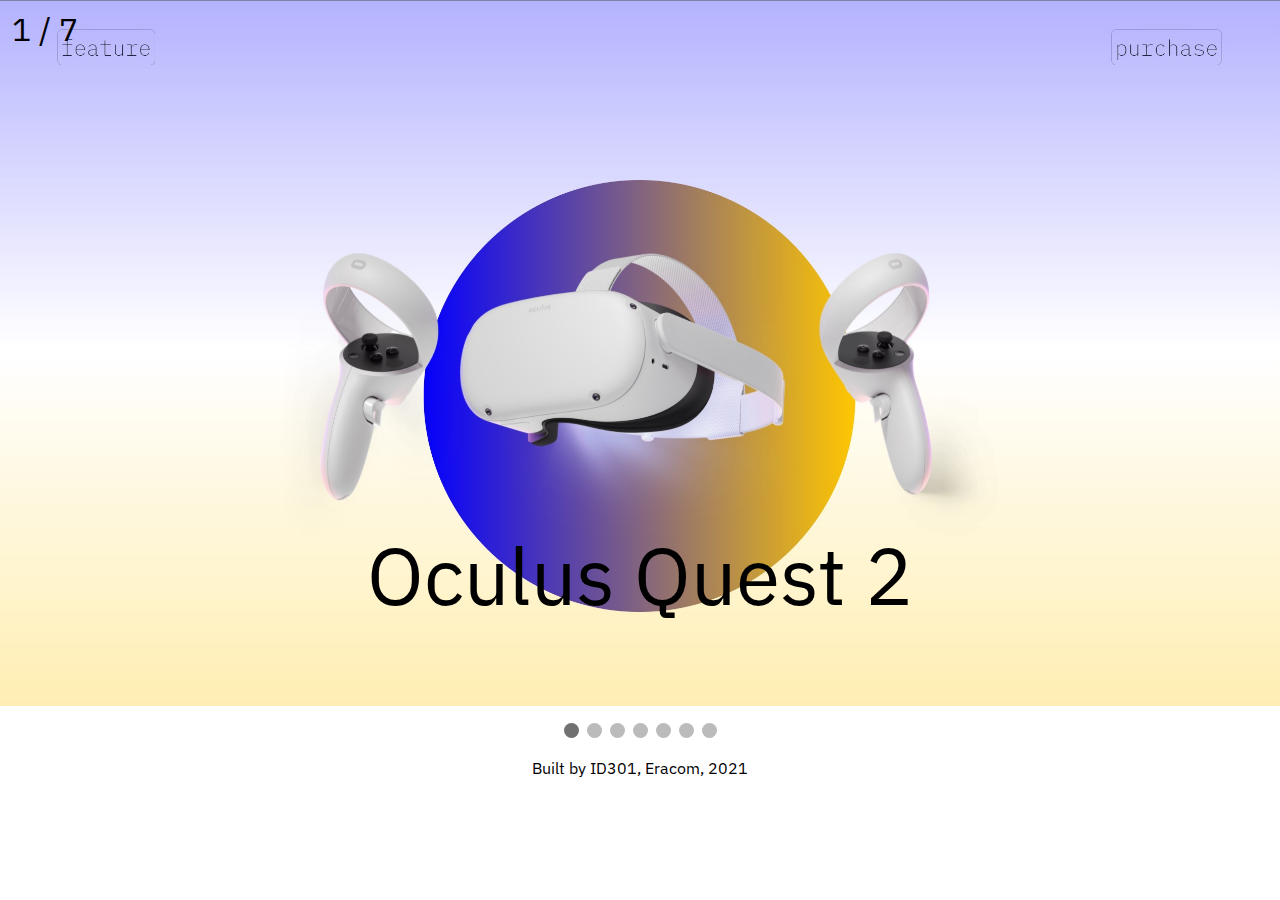
<file: index.html>
<!DOCTYPE html>
<html>
  <head>
    <meta charset="utf-8">
    <meta name="viewport" content="width=device-width">
    <title>7 Devices</title>
    <link href="common.css" rel="stylesheet" />
    <link href="Homepage/style.css" rel="stylesheet" />

  </head>
  <body class="ibm-plex-sans">

<div class="slideshow-container">

<div class="mySlides fade">
  <div class="numbertext">1 / 7</div>
  <a href="Oculus-Quest2/index.html"><img src="Oculus-Quest2/carousel.jpg" style="width:100%">
  <div class="text">Oculus Quest 2</div>
  </a>
</div>

<div class="mySlides fade">
  <div class="numbertext">2 / 7</div>
  <a href="Polaroid/index.html">
  <img src="Polaroid/carousel.jpg" style="width:100%">
  <div class="text">Polaroid One Step</div>
  </a>
</div>

<div class="mySlides fade">
  <div class="numbertext">3 / 7</div>
  <a href="Pioneer/index.html">
  <img src="Pioneer/carousel.png" style="width:100%">
  <div class="text">Pioneer ddj 200</div>
  </a>
</div>

<div class="mySlides fade">
  <div class="numbertext">4 / 7</div>
  <a href="Ipod-Nano/index.html">
  <img src="Ipod-Nano/carousel.jpg" style="width:100%">
  <div class="text">Ipod Nano</div>
  </a>
</div>

<div class="mySlides fade">
  <div class="numbertext">5 / 7</div>
  <a href="Manette-PS1/index.html">
  <img src="Manette-PS1/carousel.png" style="width:100%">
  <div class="text">Manette PS1</div>
  </a>
</div>

<div class="mySlides fade">
  <div class="numbertext">6 / 7</div>
  <a href="Maitre-Yoda/index.html">
  <img src="Maitre-Yoda/carousel.jpg" style="width:100%">
  <div class="text">Maitre-Yoda</div>
  </a>
</div>
<!--
<div class="mySlides fade">
  <div class="numbertext">7 / 7</div>
  <a href="Telecommande/index.html">
  <img src="Telecommande/carousel.jpg" style="width:100%">
  <div class="text">Telecommande</div>
  </a>
</div>
-->

</div><!-- slideshow-container -->

<div class="dot-container" style="text-align:center">
  <span class="dot" onclick="currentSlide(1)"></span> 
  <span class="dot" onclick="currentSlide(2)"></span> 
  <span class="dot" onclick="currentSlide(3)"></span>
  <span class="dot" onclick="currentSlide(5)"></span>
  <span class="dot" onclick="currentSlide(6)"></span>
  <span class="dot" onclick="currentSlide(6)"></span> 
  <span class="dot" onclick="currentSlide(7)"></span> 
</div>

<footer>
<p>Built by ID301, Eracom, 2021</p>
</footer>
    <script src="_JavascriptCommon/homepage-slider.js"></script>
    
  </body>
</html>
</file>
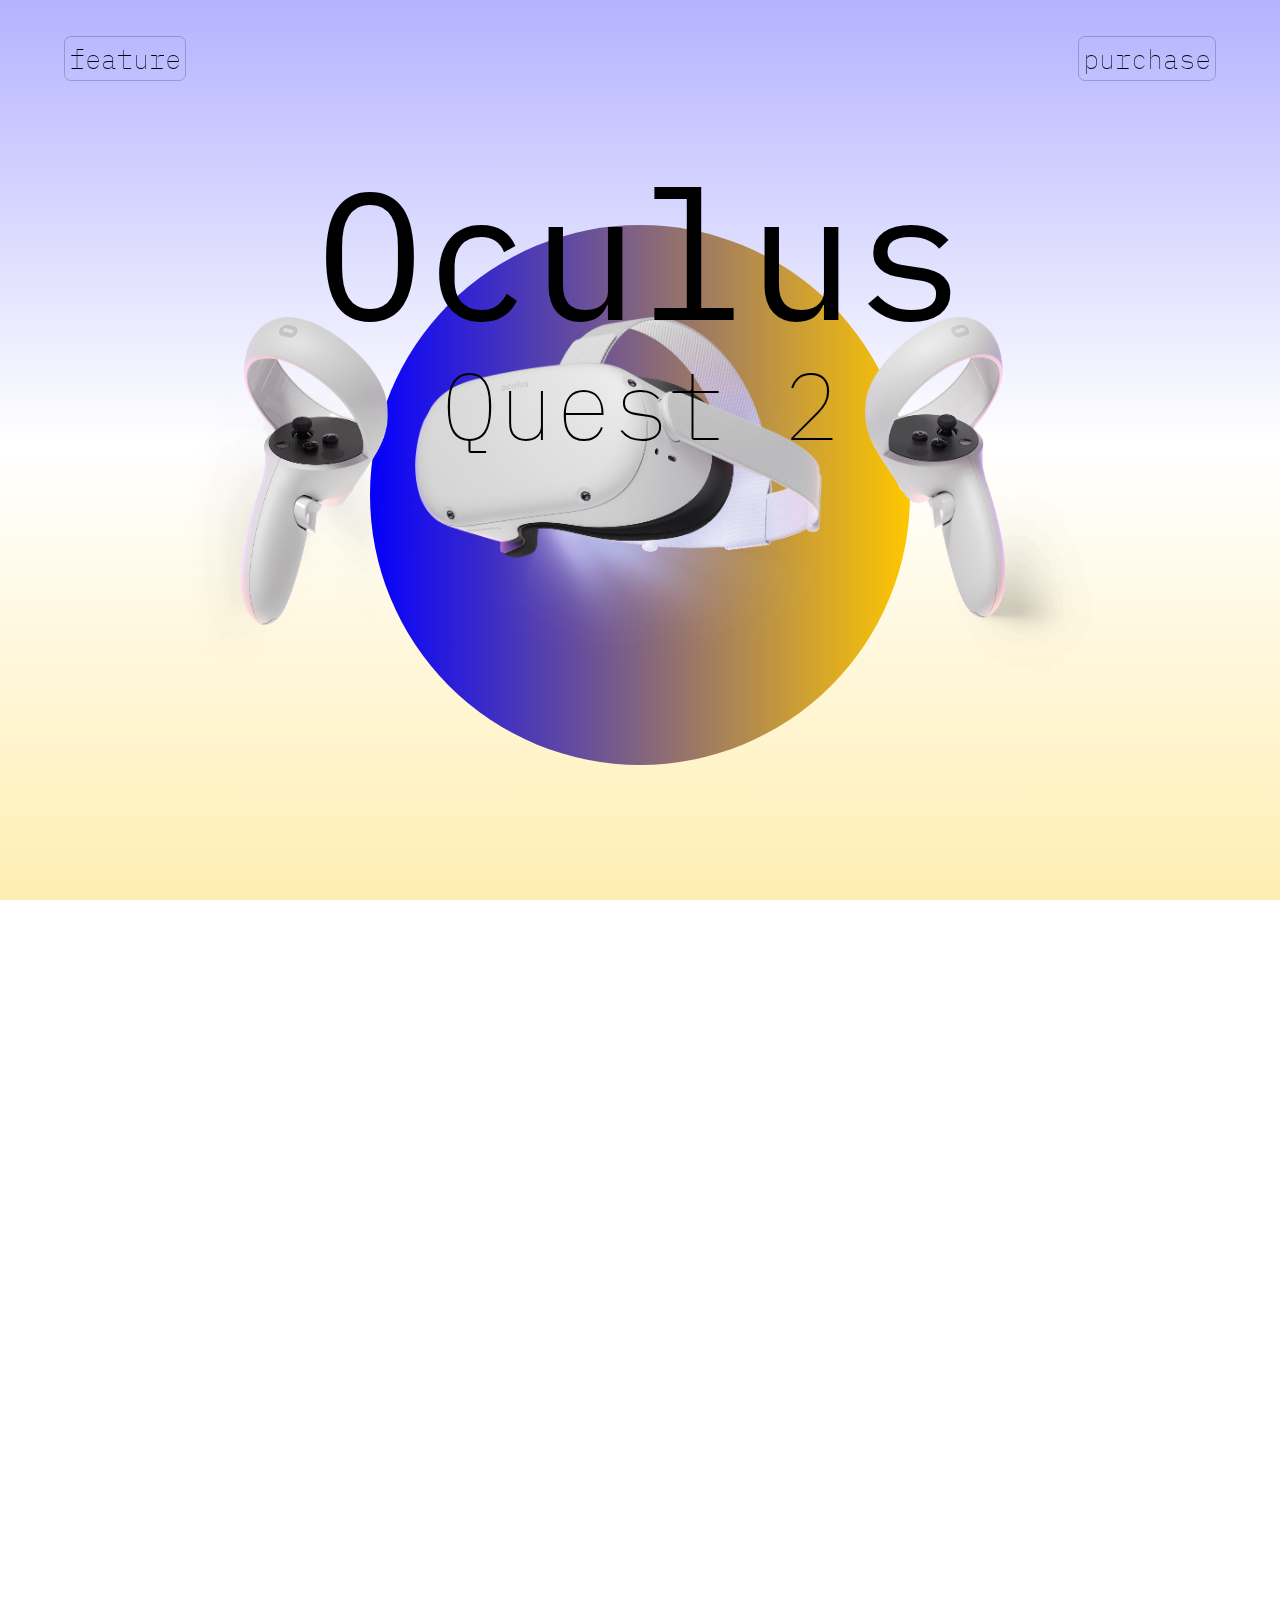
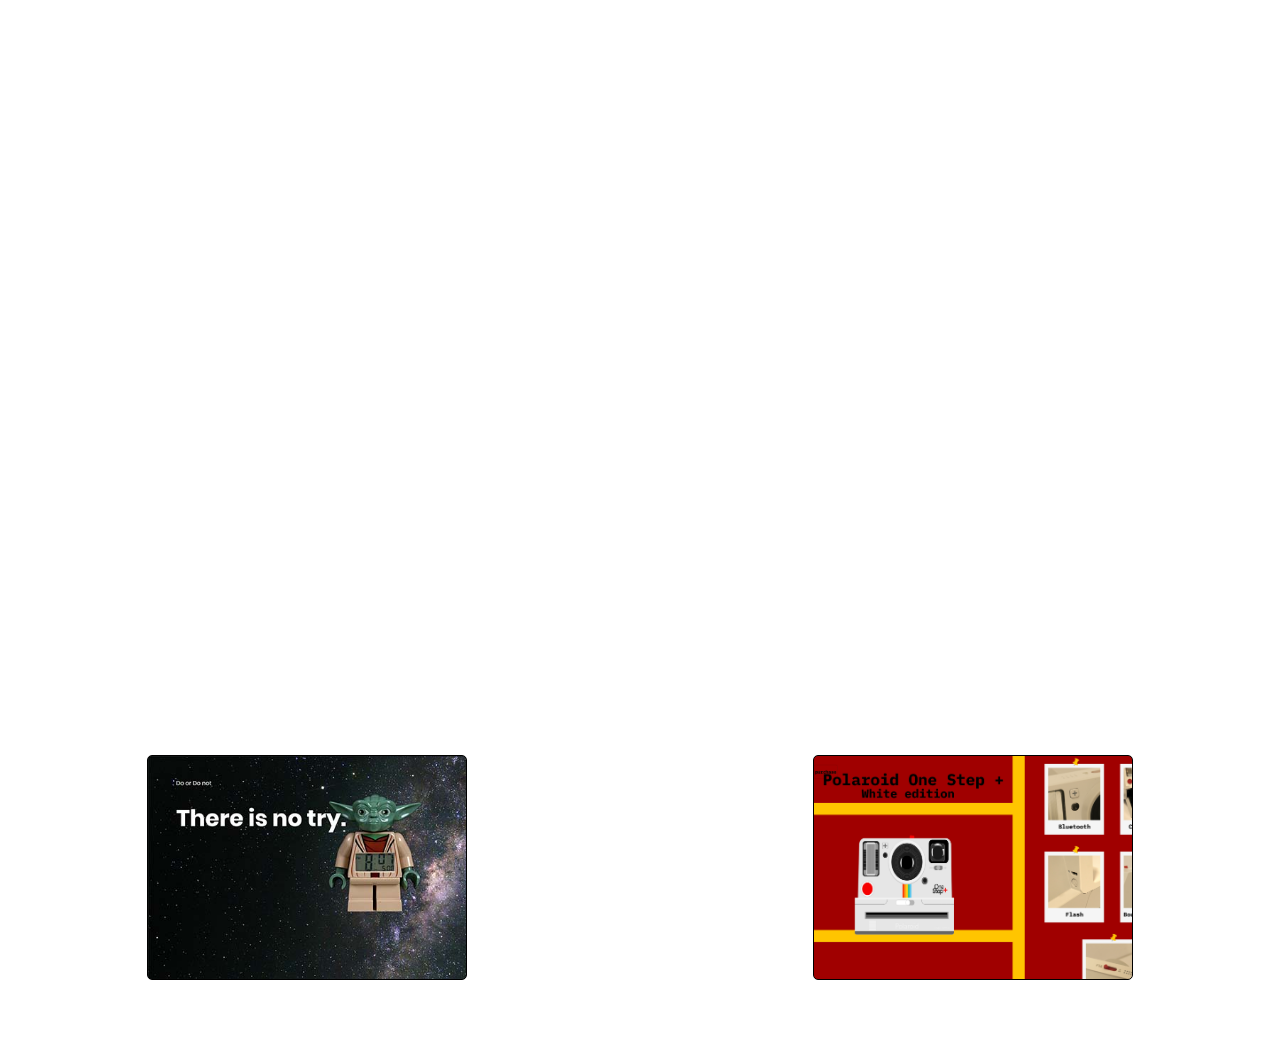
<file: Oculus-Quest2/index.html>
<!DOCTYPE html>
<html>

<head>
	<meta charset="utf-8">
	<meta name="viewport" content="width=device-width">
	<title>Oculus Quest 2</title>
	<link href="style.css" rel="stylesheet" type="text/css" />
	<link href="../common.css" rel="stylesheet" type "text/css" />
	<link rel="preconnect" href="https://fonts.googleapis.com">
	<link rel="preconnect" href="https://fonts.gstatic.com" crossorigin>
	<link href="https://fonts.googleapis.com/css2?family=IBM+Plex+Sans&display=swap" rel="stylesheet">
</head>

<body>

	<header>
		<div class="cara button">
			<h1 class="ibm-plex-mono Tlight">feature</h1>
		</div>
		<div class="achat button">
			<h1 class="ibm-plex-mono Tlight">purchase</h1>
		</div>
	</header>
	<container class="container">
    <div class="img">
		<img class="Mgauche" src="/Oculus-Quest2/img/Mdroite.png" alt="">
  <img class="casque" src="/Oculus-Quest2/img/Oculus.png" alt="">
    <img class="Mdroite" src="/Oculus-Quest2/img/Mgauche.png" alt="">
    </div>
    <div class="titre">
<h2 class="ibm-plex-mono Toculus">Oculus</h2>
<h2 class="ibm-plex-mono Tlight">Quest 2</h2>
  </div>
  	<div class="boule"></div>

<div class="carac ibm-plex-mono ">
<h3 class="M1 Tlight ">Sans fil</h3>
<h3 class="M2 Tlight">4 boutons de fonctions</h3>
<h3 class="M3 Tlight">batterie grande autonomie</h3>
<h3 class="M4 Tlight">bonne ergonomie</h3>
</div>

</container>
<div class="void"></div>

 <footer>
    <a href="/Maitre-Yoda/index.html" class="previous navbtn">
    </a>
    <a href="/Polaroid/index.html" class="next navbtn" >
    </a>
  </footer>
  </footer>
  <script src="https://cdnjs.cloudflare.com/ajax/libs/gsap/3.8.0/gsap.min.js"></script>
	<script src="script.js">
	</script>
  
</body>

</html>
</file>
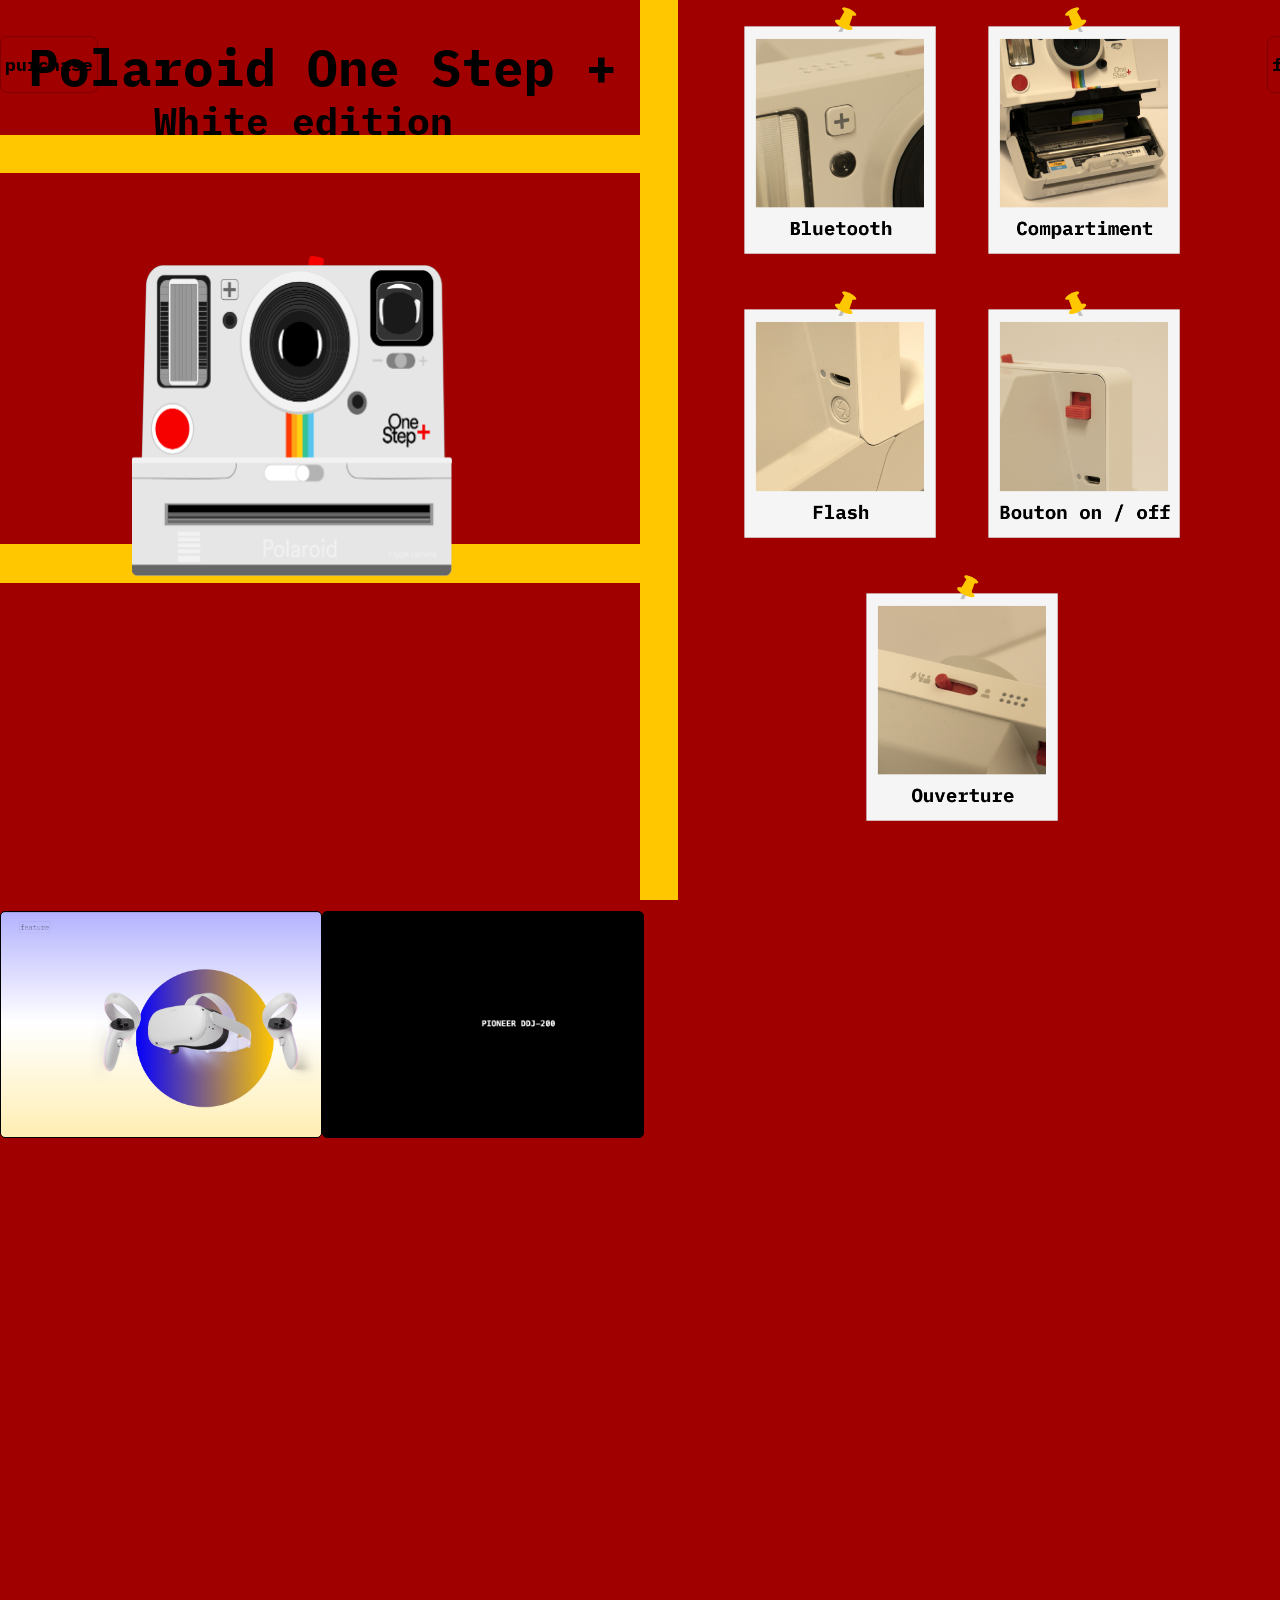
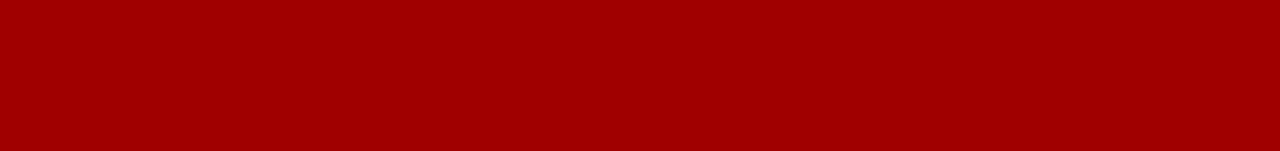
<file: Polaroid/index.html>
<!DOCTYPE html>
<html>
  <head>
    <meta charset="utf-8">
    <meta name="viewport" content="width=device-width">
    <title>repl.it</title>
    <link rel="stylesheet" href="style.css"/>
  </head>
  <body>
    <header>
		<div class="cara button">
			<h1 class="ibm-plex-mono Tlight">feature</h1>
		</div>
		<div class="achat button">
			<h1 class="ibm-plex-mono Tlight">purchase</h1>
		</div>
	</header>
    <section>
      <div class="gauche">
        <h1 class="onestep">Polaroid One Step +</h1>
        <h2 class="white">White edition</h2>
        <img src="assets/polaroid.png" class="polaroid" alt="">
        <img class="explications_blue" src="assets/explication_bluetooth.png" alt="">
        <img class="explications_ouv" src="assets/explication_ouverture.png" alt="">
        <img class="explications_flash" src="assets/explication_flash.png" alt="">
        <img class="explications_on" src="assets/explication_onoff.png" alt="">
        <img class="explications_comp" src="assets/explication_compartiment.png" alt="">
        <div class="plateau_1"></div>
        <div class="plateau_2"></div>
        <div class="montant"></div>
        <img class="transition_flash" src="assets/blanc.png" alt="">
      </div>

      
      <div class="droite">
        <div>
          <img src="assets/Punaise_1.png" class="punaise_1" alt="">
          <img src="assets/bluetooth.png" class="pola bluetooth" alt="">
        </div>
        <div>
          <img src="assets/Punaise_2.png" class="punaise_2" alt="">
          <img src="assets/compartiment.png"  class="pola compartiment" alt="">
        </div>
        <div>
          <img src="assets/Punaise_1.png" class="punaise_1" alt="">
          <img src="assets/flash.png"  class="pola flash"  alt="">
        </div>
        <div>
          <img src="assets/Punaise_2.png" class="punaise_2" alt="">
          <img src="assets/on_off.png"  class="pola onoff"  alt="">
        </div> 
        <div>
          <img src="assets/Punaise_1.png" class="punaise_1" alt="">
          <img src="assets/ouverture.png"  class="pola ouverture" alt="">
        </div>
      </div>
    <section/>
   <footer>
    <a href="../Oculus-Quest2/index.html" class="previous navbtn">
    </a>
    <a href="../Pioneer/index.html" class="next navbtn" >
    </a>
  </footer>

    <nav></nav>
    <script src="script.js"></script>
  </body>
</html>
</file>
<file: common.css>
/* IBM Plex Sans Extra-light 200 (w/ italic) + Regular 400 (w/ italic) + Bold 700 (w/ italic) */
@import url('https://fonts.googleapis.com/css2?family=IBM+Plex+Sans:ital,wght@0,200;0,400;0,700;1,200;1,400;1,700&display=swap');

/* IBM Plex Mono Extra-light 200 (w/ italic) + Regular 400 (w/ italic) + Bold 700 (w/ italic) */
@import url('https://fonts.googleapis.com/css2?family=IBM+Plex+Mono:ital,wght@0,200;0,400;0,700;1,200;1,400;1,700&display=swap');

/* IBM Plex Serif Extra-light 200 (w/ italic) + Regular 400 (w/ italic) + Bold 700 (w/ italic) */
@import url('https://fonts.googleapis.com/css2?family=IBM+Plex+Serif:ital,wght@0,200;0,400;0,700;1,200;1,400;1,700&display=swap');

 
/*classes créées pour être réutilisée dans le html de chacun */
.ibm-plex-sans {
   font-family: 'IBM Plex Sans', sans-serif;
}

.ibm-plex-mono {
  font-family: 'IBM Plex Mono', monospace;
}

.ibm-plex-serif {
  font-family: 'IBM Plex Serif', serif;
}


/*Les variables pour les couleurs */
:root {
  /* Colors */
  --yellow: #FFC700;
  --blue : #0500FF;
  --red : #A00000;
}

.exemple-utilisation-de-variable {
   background-color: var(--red);
   color: var(--blue);
   border-color: var(--yellow);
}
</file>
<file: Homepage/style.css>
/*
Style du slider, provenant d'un exemple W3Schools:
https://www.w3schools.com/howto/howto_js_slideshow.asp
*/

* {
  box-sizing: border-box
}

body {
  text-align: center;
  margin:0;
  padding: 0;
}

.mySlides {
  display: none
}

img {
  vertical-align: middle;
}

/* Slideshow container */
.slideshow-container {
  position: relative;
  margin: auto;
}

/* Next & previous buttons */
.prev, .next {
  cursor: pointer;
  position: absolute;
  top: 50%;
  width: auto;
  padding: 16px;
  margin-top: -22px;
  color: white;
  font-weight: bold;
  font-size: 18px;
  transition: 0.6s ease;
  border-radius: 0 3px 3px 0;
  user-select: none;
}

/* Position the "next button" to the right */
.next {
  right: 0;
  border-radius: 3px 0 0 3px;
}

/* On hover, add a black background color with a little bit see-through */
.prev:hover, .next:hover {
  background-color: rgba(0,0,0,0.8);
}

/* Caption text */
.text {
  color: #000;
  font-size: 5rem;
  padding: 8px 12px;
  position: absolute;
  bottom: 10%;
  width: 100%;
  text-align: center;
}

/* Number text (1/3 etc) */
.numbertext {
  color: #000;
  font-size: 2rem;
  padding: 8px 12px;
  position: absolute;
  top: 0;
}

/* The dots/bullets/indicators */

.dot-container {
  margin-top: 1rem;
}

.dot {
  cursor: pointer;
  height: 15px;
  width: 15px;
  margin: 0 2px;
  background-color: #bbb;
  border-radius: 50%;
  display: inline-block;
  transition: background-color 0.6s ease;
}

.active, .dot:hover {
  background-color: #717171;
}

/* Fading animation */
.fade {
  -webkit-animation-name: fade;
  -webkit-animation-duration: 1.5s;
  animation-name: fade;
  animation-duration: 1.5s;
}

@-webkit-keyframes fade {
  from {opacity: .4} 
  to {opacity: 1}
}

@keyframes fade {
  from {opacity: .4} 
  to {opacity: 1}
}

/* On smaller screens, decrease text size */
@media only screen and (max-width: 300px) {
  .prev, .next,.text {font-size: 11px}
}
</file>
<file: Oculus-Quest2/style.css>
*{
  margin: 0;
  padding: 0;
  box-sizing: border-box;
} 

body{
  min-height: 100%;
  display: flex;
  align-items: center;
  justify-content: center;
  flex-direction: column;
background: rgb(5,0,255);
background: linear-gradient(180deg, rgba(5,0,255,0.3) 0%, rgba(255,255,255,1) 49%, rgba(255,255,255,1) 50%, rgba(255,199,0,0.3) 100%);
background-attachment: fixed;
}


img{
  width: 25vmin;
 
}

.img {
  display: flex;
   z-index:2 ;
}



header{
  width: 90vw;
  position: sticky;
  top: 4vmin;
  display: flex;
  flex-direction: row;
  justify-content: space-between;
  font-size: 1.5vmin;
}

.button{
border-color: rgba(0, 0, 0, 0.2);
border-style: solid;
border-width: 1px;
padding: 4px;
border-radius: 7px;
}

.boule{
  width: 60vmin;
  height:60vmin;
  background: linear-gradient(
    to right,
    #0500FF,
  #FFC700
  );
  opacity: 100%;
  position: absolute;
  border-radius: 50%;
  z-index: 1;
}

container{
  display: flex;
  justify-content: center;
  align-items: center;
  width: 70vw;
  height: 100vh;
  position: sticky;
  top: 0;
}

.titre{
  position: absolute;
  top: 10vh;
  z-index:3;
  text-align: center;
  font-size: 7vmin; 
  display: flex;
  flex-direction: column;
  
}

.Toculus{
  font-size: 20vmin;
  font-weight:normal;
  margin-bottom: -3vmin;
}

.Tlight{
  font-weight:100;
}

.casque{
  width: 50vmin;
  display: flex;
  
}

footer{
  display: flex;
  justify-content: center;
  gap: 4vw;
  margin-bottom: 2rem;
  height: 35vh;
  width:100vw;

}

.link{
  display: flex;
  flex-direction: column;
  width: 40vw;
  text-align: center;
  gap: 2rem;
  align-items: center;
  justify-content: center;
  background-color: rgba(97, 97, 97,0.3);
  border-radius: 7px;
}

.void{
  width: 100vw;
  height:150vh;
}

.carac{
  position: fixed;
width: 100vw;
height: 100vh;
opacity: 0;
}

h3{
font-size: 2.5vmax;
  position: absolute;
  border-color: rgba(0, 0, 0, 0.2);
border-style: solid;
border-width: 5px;
padding: 4px;
border-radius: 20px;

}

.M1{
  top: 30vh;
  left:7vw;
  
}
.M4{
  top: 30vh;
  right: 6vw;
  
}

.M2{
  top: 5vh;
  left:35vw;

}

.M3{
  bottom: 15vh;
  left : 30vw;
}

footer {
  display: flex;
  justify-content: space-around;
}

a{
  width:25vw;
  height: 25vh;
}

.navbtn {
 width:25vw;
 height: 25vh;
 margin-top: 60px;
 margin-bottom: 30px;
 border-radius: 5px;
 border: solid 1.5px black;
 background-size: cover;
}

.previous {
 background-image: url("/Maitre-Yoda/preview.jpg");

}

.next {
background-image: url("/Polaroid/preview.jpg");
}

.navbtn img {
  position: absolute;
  width: 20vw;
  top:0;
}
</file>
<file: Polaroid/style.css>
/* IBM Plex Sans Extra-light 200 (w/ italic) + Regular 400 (w/ italic) + Bold 700 (w/ italic) */
@import url('https://fonts.googleapis.com/css2?family=IBM+Plex+Sans:ital,wght@0,200;0,400;0,700;1,200;1,400;1,700&display=swap');
/* IBM Plex Mono Extra-light 200 (w/ italic) + Regular 400 (w/ italic) + Bold 700 (w/ italic) */
@import url('https://fonts.googleapis.com/css2?family=IBM+Plex+Mono:ital,wght@0,200;0,400;0,700;1,200;1,400;1,700&display=swap');
/* IBM Plex Serif Extra-light 200 (w/ italic) + Regular 400 (w/ italic) + Bold 700 (w/ italic) */
@import url('https://fonts.googleapis.com/css2?family=IBM+Plex+Serif:ital,wght@0,200;0,400;0,700;1,200;1,400;1,700&display=swap');

 
/*classes créées pour être réutilisée dans le html de chacun */

body{
  margin: 0 auto;
  font-family: 'IBM Plex mono', monospace;
  background-color: #a00000;
  text-align: center;
  height: 100%;
  width:100%;
}

header{
  width: 100%;
  position: sticky;
  top: 4vmin;
  display: flex;
  flex-direction: row;
  justify-content: space-between;
  font-size: 1vmin;
}

.button{
border-color: rgba(0, 0, 0, 0.2);
border-style: solid;
border-width: 1px;
padding: 4px;
border-radius: 7px;
position: absolute;
}

.cara{
  margin-left:99%;
}

.onestep{
  font-size: clamp(20px, 4vw, 200px);
}

.white{
  font-size: clamp(10px, 3vw, 200px);
  position: absolute;
  top: 5vw;
  left:12vw;
}
.polaroid{
  position: absolute;
  width: 25vw;
  height: 25vw;
  left:10.3vw;
  top:20vw;
}

.explications_blue{
  width:20vw;
  height: 30vw;
  position: absolute;
  left:13.3vw;
  top:40vw;
  display:none;
}

.explications_comp{
  width:20vw;
  height: 30vw;
  position: absolute;
  left:13.3vw;
  top:40vw;
  display:none;
}

.explications_flash{
  width:20vw;
  height: 30vw;
  position: absolute;
  left:13.3vw;
  top:40vw;
  display:none;
}

.explications_ouv{
  width:20vw;
  height: 30vw;
  position: absolute;
  left:13.3vw;
  top:40vw;
  display:none;
}

.explications_on{
  width:20vw;
  height: 30vw;
  position: absolute;
  left:13.3vw;
  top:40vw;
  display:none;
}

.plateau_1{
  background-color:#ffc700;
  width:100%;
  height:3vw;
}
.plateau_2{
  background-color:#ffc700;
  width:100%;
  height:3vw;
  margin-top:29vw;
}

.montant{
  background-color:#ffc700;
  width:3vw;
  height:100vh;
  position: absolute;
  margin-left:50%;
  top:0;
}

.pola{
  max-width:15vw;
  max-height:19%;
  margin:2vw;
  animation-name: balance;
	animation-duration: 1.5s;
	animation-timing-function: ease-in-out;
	animation-delay: 110ms;
	animation-iteration-count: 1;
	animation-direction: alternate;
  transform-origin: top;
}
.punaise_1{
  width:1.8vw;
  height:2vw;
  position:absolute;
  margin-left: 9vw;
  margin-top:0.5vw;
  z-index:1;
}

.punaise_2{
  width:1.8vw;
  height:2vw;
  position:absolute;
  margin-left: 8vw;
  margin-top:0.5vw;
  z-index:1;
}

section{
  display: grid; 
  grid-template-columns: 1fr 1fr;
  height : 100vh;
  justify-content : center;
}

.droite{
  display: flex; 
 justify-content: center;
 align-items: center ;
 flex-wrap: wrap;
 height:100%;
}

.pola:hover {
    transform:scale(1.2);
}

@keyframes balance{
  0% {  } 
	15% {  transform: rotate(-50deg); }	
	30% {  transform: rotate(50deg); } 
	45% {  transform: rotate(-30deg); } 
	60% { transform: rotate(30deg); } 
	75% { transform: rotate(-30deg); } 
	100% {  transform: rotate(0deg);} 

}

.transition_flash {
  display: none;
  position: absolute;
  top: 0;
  left: 0;
  width: 100%;
  height: 100%;
  z-index: -2;
  animation: fade 0.5s;
  opacity: 0;
}

@keyframes fade{
  
  0% { 
    opacity:1;
    z-index: 2;
  }
  100% {
    opacity:0;
    z-index: 2;
  }
}

  footer {
  display: flex;
  justify-content: space-around;
}

a{
  width:25vw;
  height: 25vh;
}

.navbtn {
 width:25vw;
 height: 25vh;
 margin-top: 60px;
 margin-bottom: 30px;
 border-radius: 5px;
 border: solid 1.5px black;
 background-size: cover;
}

.previous {
 background-image: url("../Oculus-Quest2/preview.jpg");

}

.next {
background-image: url("../Pioneer/preview.jpg");
}

.navbtn img {
  position: absolute;
  width: 20vw;
  top:0;
}
</file>
